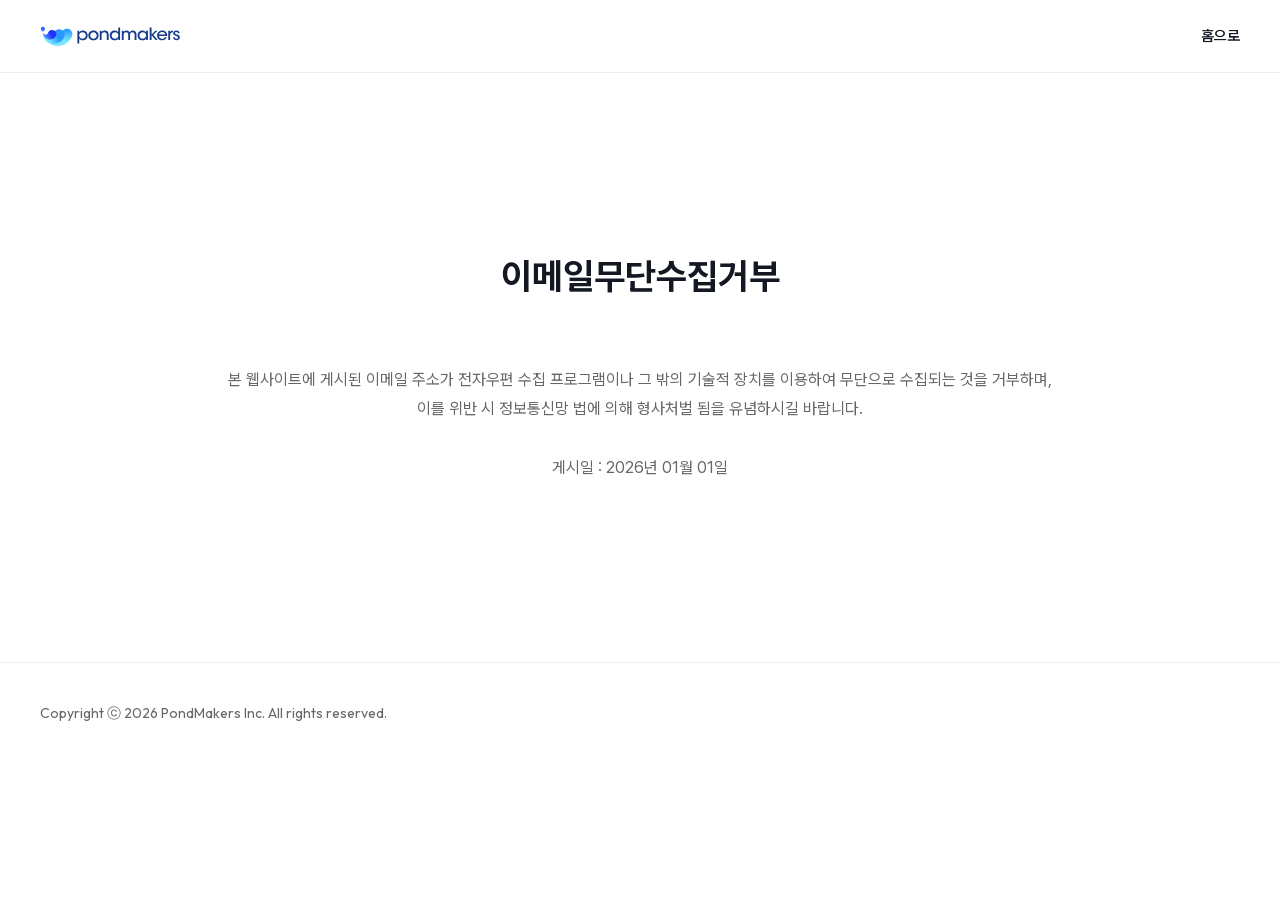
<file: policy/email.html>
<!doctype html>
<html lang="ko">
<head>
<meta charset="utf-8">
<meta name="viewport" content="width=device-width, initial-scale=1">
<meta name="color-scheme" content="light dark">
<title>이메일무단수집거부 · 폰드메이커스</title>
<link rel="canonical" href="https://www.pondmakers.com/policy/email">
<link rel="icon" href="../assets/logo/favicon.png">
<link rel="stylesheet" href="../styles.css">
<link rel="stylesheet" href="policy.css">
</head>
<body>
<header class="pol-hd"><div class="wrap"><a href="../" aria-label="폰드메이커스 처음으로"><img class="logo-light" src="../assets/logo/logo.svg" alt="pondmakers" width="140" height="21"><img class="logo-dark" src="../assets/logo/logo-white.svg" alt="pondmakers" width="140" height="21"></a><a class="back" href="../">홈으로</a></div></header>
<!-- 기존 pondmakers.com/theme/basic/policy/sub02.php 내용을 그대로 옮겼다. -->
<main class="pol center">
  <h1>이메일무단수집거부</h1>
  <p>본 웹사이트에 게시된 이메일 주소가 전자우편 수집 프로그램이나 그 밖의 기술적 장치를 이용하여 무단으로 수집되는 것을 거부하며, <br>이를 위반 시 정보통신망 법에 의해 형사처벌 됨을 유념하시길 바랍니다.</p>
  <i>게시일 : 2026년 01월 01일</i>
</main>
<footer class="pol-ft"><div class="wrap">Copyright ⓒ 2026 PondMakers Inc. All rights reserved.</div></footer>
</body>
</html>
</file>
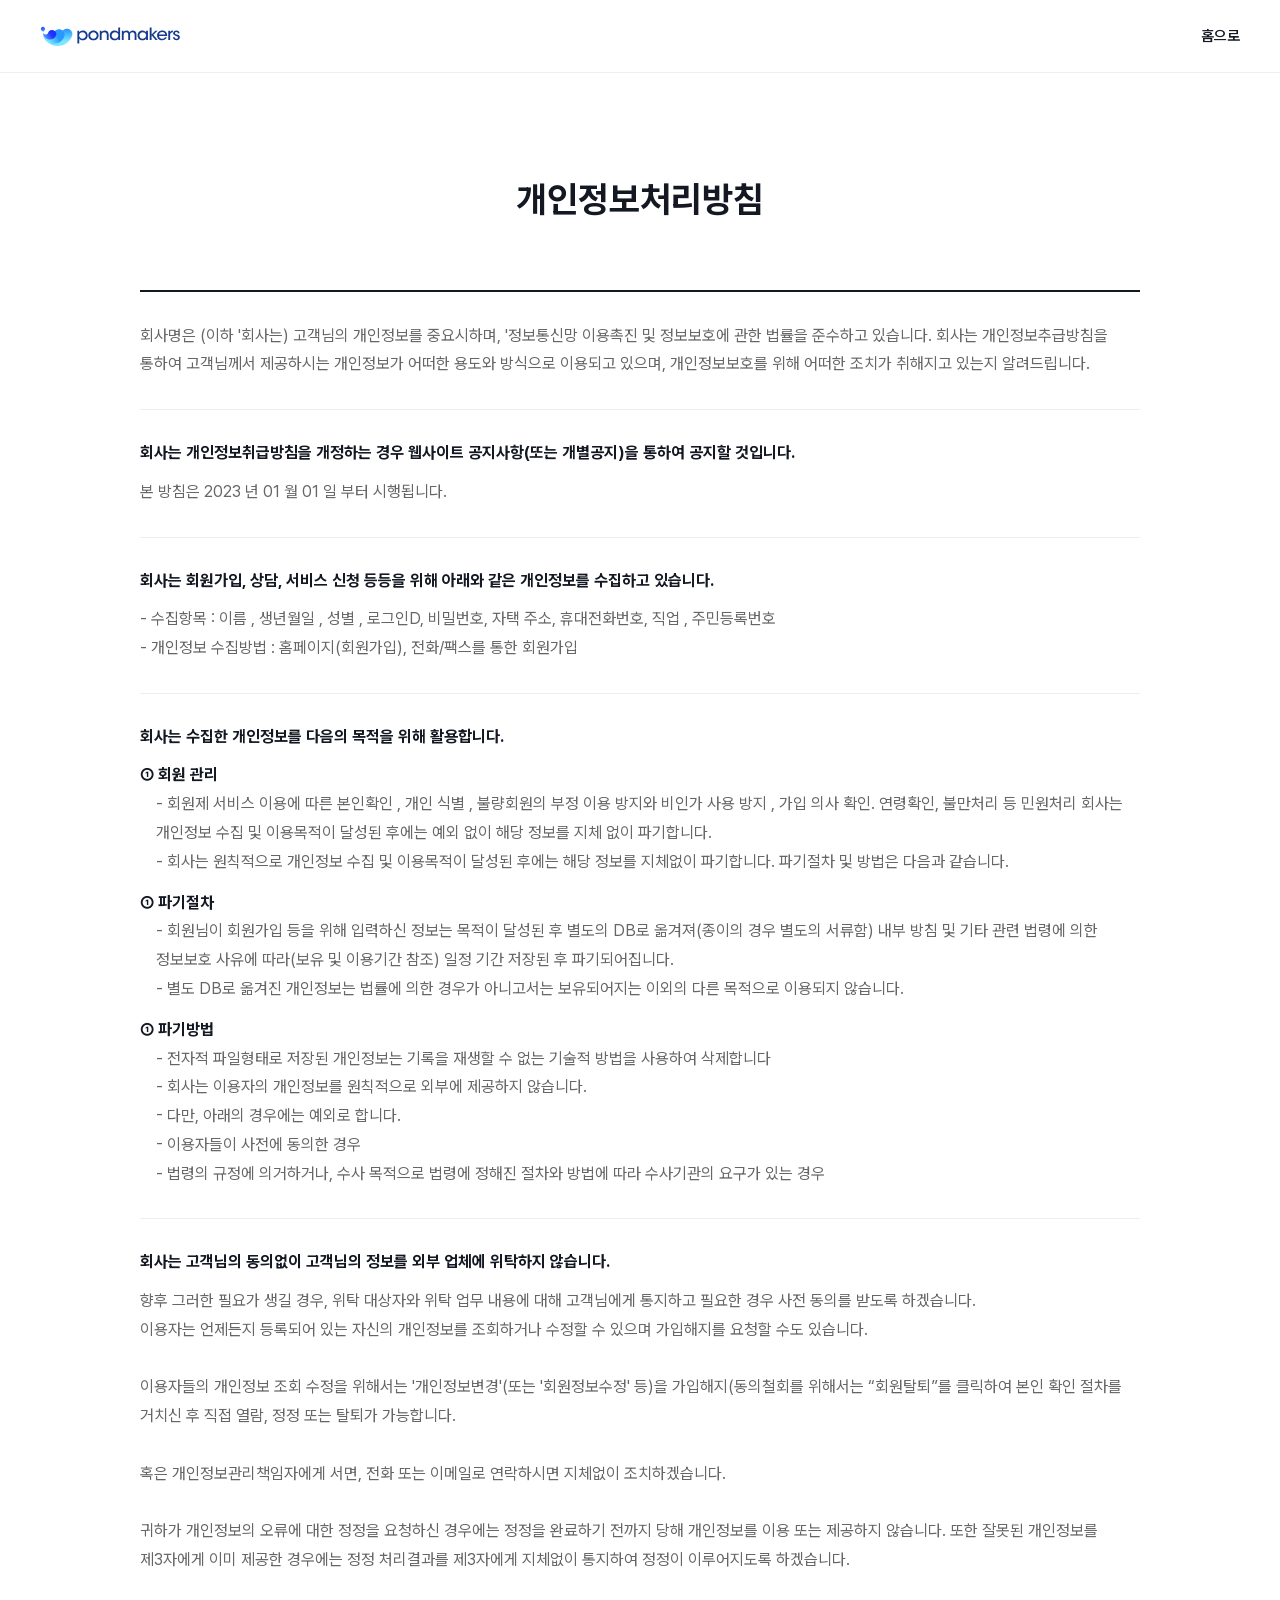
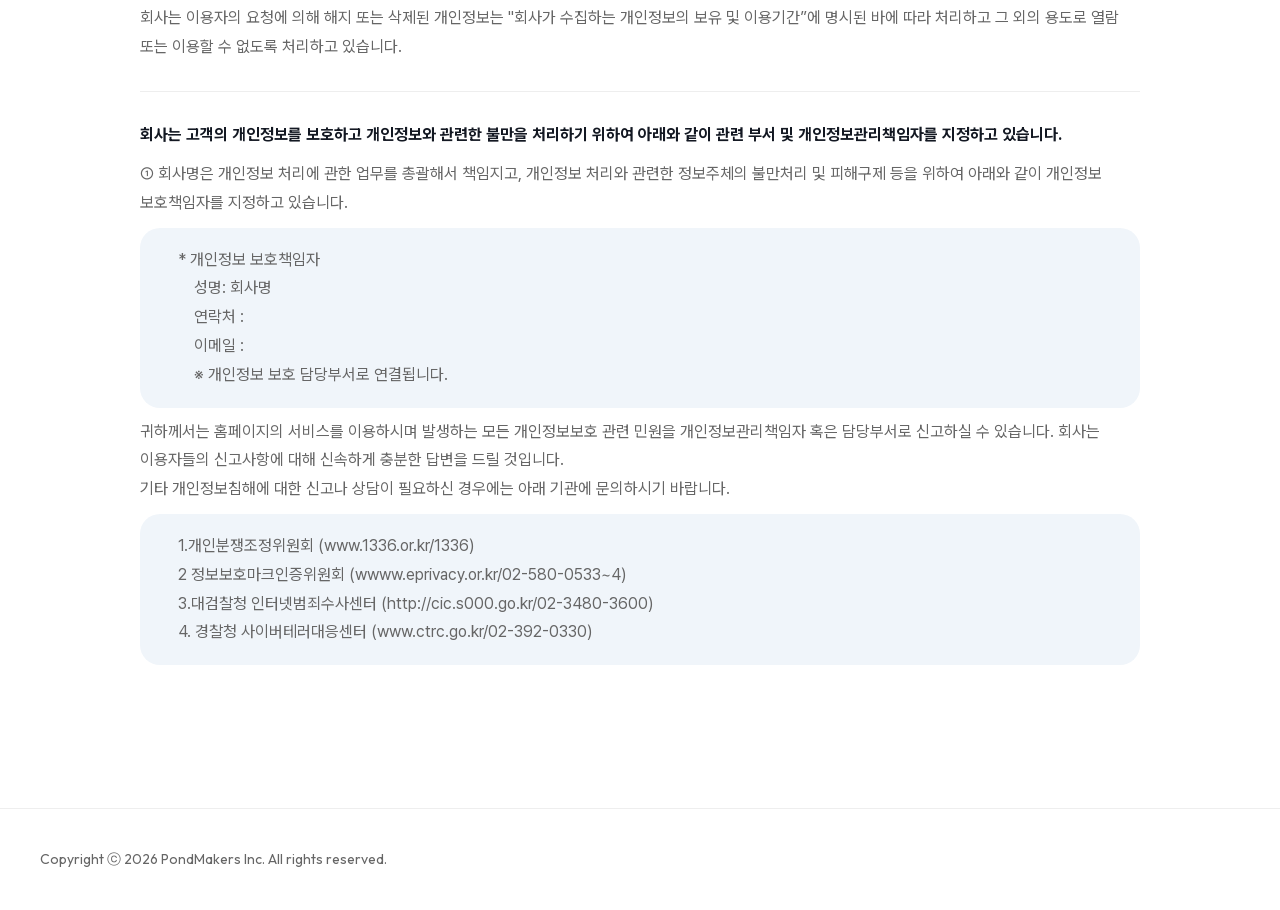
<file: policy/privacy.html>
<!doctype html>
<html lang="ko">
<head>
<meta charset="utf-8">
<meta name="viewport" content="width=device-width, initial-scale=1">
<meta name="color-scheme" content="light dark">
<title>개인정보처리방침 · 폰드메이커스</title>
<link rel="canonical" href="https://www.pondmakers.com/policy/privacy">
<link rel="icon" href="../assets/logo/favicon.png">
<link rel="stylesheet" href="../styles.css">
<link rel="stylesheet" href="policy.css">
</head>
<body>
<header class="pol-hd"><div class="wrap"><a href="../" aria-label="폰드메이커스 처음으로"><img class="logo-light" src="../assets/logo/logo.svg" alt="pondmakers" width="140" height="21"><img class="logo-dark" src="../assets/logo/logo-white.svg" alt="pondmakers" width="140" height="21"></a><a class="back" href="../">홈으로</a></div></header>
<!-- 기존 pondmakers.com/theme/basic/policy/sub01.php 내용을 그대로 옮겼다. 고칠 때는 이 파일을 직접 고친다. -->
<main class="pol">
  <h1>개인정보처리방침</h1>
  <div class="pol-box intro">
    <p>회사명은 (이하 '회사는) 고객님의 개인정보를 중요시하며, '정보통신망 이용촉진 및 정보보호에 관한 법률을 준수하고 있습니다. 회사는 개인정보추급방침을 통하여 고객님께서 제공하시는 개인정보가 어떠한 용도와 방식으로 이용되고 있으며, 개인정보보호를 위해 어떠한 조치가 취해지고 있는지 알려드립니다.</p>
  </div>
  <div class="pol-box">
    <h2>회사는 개인정보취급방침을 개정하는 경우 웹사이트 공지사항(또는 개별공지)을 통하여 공지할 것입니다.</h2>
    <p>본 방침은  2023 년 01 월 01 일 부터 시행됩니다.</p>
  </div>
  <div class="pol-box">
    <h2>회사는 회원가입, 상담, 서비스 신청 등등을 위해 아래와 같은 개인정보를 수집하고 있습니다.</h2>
    <ul>
      <li>- 수집항목 : 이름 , 생년월일 , 성별 , 로그인D, 비밀번호, 자택 주소, 휴대전화번호, 직업 , 주민등록번호</li>
      <li>- 개인정보 수집방법 : 홈페이지(회원가입), 전화/팩스를 통한 회원가입</li>
    </ul>
  </div>
  <div class="pol-box">
    <h2>회사는 수집한 개인정보를 다음의 목적을 위해 활용합니다.</h2>
    <ul>
      <li><strong>① 회원 관리</strong>
        <ul>
          <li>- 회원제 서비스 이용에 따른 본인확인 , 개인 식별 , 불량회원의 부정 이용 방지와 비인가 사용 방지 , 가입 의사 확인. 연령확인, 불만처리 등 민원처리 회사는 개인정보 수집 및 이용목적이 달성된 후에는 예외 없이 해당 정보를 지체 없이 파기합니다.</li>
          <li>- 회사는 원칙적으로 개인정보 수집 및 이용목적이 달성된 후에는 해당 정보를 지체없이 파기합니다. 파기절차 및 방법은 다음과 같습니다.</li>
        </ul>
      </li>
      <li><strong>①  파기절차</strong>
        <ul>
          <li>- 회원님이 회원가입 등을 위해 입력하신 정보는 목적이 달성된 후 별도의 DB로 옮겨져(종이의 경우 별도의 서류함) 내부 방침 및 기타 관련 법령에 의한 정보보호 사유에 따라(보유 및 이용기간 참조) 일정 기간 저장된 후 파기되어집니다.</li>
          <li>- 별도 DB로 옮겨진 개인정보는 법률에 의한 경우가 아니고서는 보유되어지는 이외의 다른 목적으로 이용되지 않습니다.</li>
        </ul>
      </li>
      <li><strong>①  파기방법</strong>
        <ul>
          <li>- 전자적 파일형태로 저장된 개인정보는 기록을 재생할 수 없는 기술적 방법을 사용하여 삭제합니다</li>
          <li>- 회사는 이용자의 개인정보를 원칙적으로 외부에 제공하지 않습니다.</li>
          <li>- 다만, 아래의 경우에는 예외로 합니다.</li>
          <li>- 이용자들이 사전에 동의한 경우 </li>
          <li>- 법령의 규정에 의거하거나, 수사 목적으로 법령에 정해진 절차와 방법에 따라 수사기관의 요구가 있는 경우</li>
        </ul>
      </li>
    </ul>
  </div>
  <div class="pol-box">
    <h2>회사는 고객님의 동의없이 고객님의 정보를 외부 업체에 위탁하지 않습니다. </h2>
    <p>향후 그러한 필요가 생길 경우, 위탁 대상자와 위탁 업무 내용에 대해 고객님에게 통지하고 필요한 경우 사전 동의를 받도록 하겠습니다.<br>
      이용자는 언제든지 등록되어 있는 자신의 개인정보를 조회하거나 수정할 수 있으며 가입해지를 요청할 수도 있습니다.<br><br>
      이용자들의 개인정보 조회 수정을 위해서는 '개인정보변경'(또는 '회원정보수정' 등)을 가입해지(동의철회를 위해서는 “회원탈퇴”를 클릭하여 본인 확인 절차를 거치신 후 직접 열람, 정정 또는 탈퇴가 가능합니다.<br><br>
      혹은 개인정보관리책임자에게 서면, 전화 또는 이메일로 연락하시면 지체없이 조치하겠습니다.<br><br>
      귀하가 개인정보의 오류에 대한 정정을 요청하신 경우에는 정정을 완료하기 전까지 당해 개인정보를 이용 또는 제공하지 않습니다. 또한 잘못된 개인정보를 제3자에게 이미 제공한 경우에는 정정 처리결과를 제3자에게 지체없이 통지하여 정정이 이루어지도록 하겠습니다.<br><br>
      회사는 이용자의 요청에 의해 해지 또는 삭제된 개인정보는 "회사가 수집하는 개인정보의 보유 및 이용기간”에 명시된 바에 따라 처리하고 그 외의 용도로 열람 또는 이용할 수 없도록 처리하고 있습니다.</p>
  </div>
  <div class="pol-box">
    <h2>회사는 고객의 개인정보를 보호하고 개인정보와 관련한 불만을 처리하기 위하여 아래와 같이 관련 부서 및 개인정보관리책임자를 지정하고 있습니다.</h2>
    <ul>
      <li>① 회사명은 개인정보 처리에 관한 업무를 총괄해서 책임지고, 개인정보 처리와 관련한 정보주체의 불만처리 및 피해구제 등을 위하여 아래와 같이 개인정보 보호책임자를 지정하고 있습니다.
        <div class="list-txt">
          <ul>
            <li>* 개인정보 보호책임자
              <ul>
                <li>성명: 회사명</li>
                <li>연락처 : </li>
                <li>이메일 : </li>
                <li>※ 개인정보 보호 담당부서로 연결됩니다.</li>
              </ul>
            </li>
          </ul>
        </div>
      </li>
      <li>귀하께서는 홈페이지의 서비스를 이용하시며 발생하는 모든 개인정보보호 관련 민원을 개인정보관리책임자 혹은 담당부서로 신고하실 수 있습니다. 회사는 이용자들의 신고사항에 대해 신속하게 충분한 답변을 드릴 것입니다.</li>
      <li>기타 개인정보침해에 대한 신고나 상담이 필요하신 경우에는 아래 기관에 문의하시기 바랍니다.
        <div class="list-txt">
          <ul>
            <li>1.개인분쟁조정위원회 (www.1336.or.kr/1336)</li>
            <li>2 정보보호마크인증위원회 (wwww.eprivacy.or.kr/02-580-0533~4)</li>
            <li>3.대검찰청 인터넷범죄수사센터 (http://cic.s000.go.kr/02-3480-3600)</li>
            <li>4. 경찰청 사이버테러대응센터 (www.ctrc.go.kr/02-392-0330)</li>
          </ul>
        </div>
      </li>
    </ul>
  </div>
</main>
<footer class="pol-ft"><div class="wrap">Copyright ⓒ 2026 PondMakers Inc. All rights reserved.</div></footer>
</body>
</html>
</file>
<file: styles.css>
/* 폰드메이커스 디자인 토큰과 공통 구성 요소.
   기준: Claude Design의 '폰드메이커스' 디자인 시스템(https://claude.ai/artifact/JE6k6ucpHfAk7YcjrxkWVz).
   라이트 값은 예전 pondmakers.com 테마 값 그대로, 다크 값은 그 시스템에서 새로 정의했다. 값을 바꾸면 그쪽 tokens.json과 함께 바꾼다. */
@import url("assets/fonts/pretendard.css");
@import url("assets/fonts/outfit.css");

:root {
  /* 원색 */
  --primary: #1F30FF;
  --second: #2999FF;
  --cyan: #7BE6FF;
  --navy: #16182B;
  --logo-ink: #163B8D;

  /* 쓰임(라이트) */
  --accent: var(--primary);
  --on-accent: #FFFFFF;
  --bg: #FFFFFF;
  --surface: #F0F5FA;
  --card: #FFFFFF;
  --title: #131822;
  --text: #666666;
  --muted: #90A0AF;          /* 2.7:1 — 읽어야 하는 글자에는 쓰지 않는다 */
  --line: #E1E1E1;
  --line-soft: #EEEEEE;
  --sky: #E7F1FB;
  --wave: #E3EFFB;
  --star: #131822;
  --icon-ground: #F0F5FA;    /* 두 색 아이콘(ic-about) 바탕 원 */
  --inverse: #16182B;        /* 테마와 상관없이 어두운 구역(문의) */
  --on-inverse: #FFFFFF;
  --on-inverse-muted: rgba(255, 255, 255, .6);
  --on-inverse-accent: var(--second);
  --on-inverse-line: rgba(255, 255, 255, .1);
  --glass: rgba(255, 255, 255, .92);
  --scrim: rgba(22, 24, 43, .6);
  --photo-shade: rgba(0, 0, 0, .6);
  --focus: #2999FF;
  --shadow-float: 0 10px 40px rgba(19, 24, 34, .08);
  --shadow-card: 0 20px 50px rgba(0, 0, 0, .12);
  --logo-light: block;       /* 밝은 로고/흰 로고 중 무엇을 보일지 */
  --logo-dark: none;

  /* 그라데이션: 끝색이 bg라 테마에 따라 흰색/밤색으로 녹아든다 */
  --gradient: linear-gradient(180deg, var(--navy) 20%, var(--primary) 55%, var(--second) 75%, var(--bg) 100%);
  --gradient-up: linear-gradient(0deg, var(--navy) 20%, var(--primary) 55%, var(--second) 75%, var(--bg) 100%);
  --sky-fade: linear-gradient(0deg, var(--bg) 0%, var(--sky) 100%);

  /* 글꼴 */
  --font-en: "Outfit", "Pretendard Variable", Pretendard, sans-serif;
  --font-ko: "Pretendard Variable", Pretendard, -apple-system, BlinkMacSystemFont, "Apple SD Gothic Neo", "Malgun Gothic", "Hiragino Sans", "Yu Gothic UI", "Noto Sans JP", sans-serif;

  /* 글자 크기: 원본 65·40·28·22·18·17·16·15·14·13 단계를 화면 폭에 맞춰 줄인다 */
  --t-65: clamp(30px, 4.4vw, 65px);
  --t-40: clamp(24px, 2.8vw, 40px);
  --t-28: clamp(20px, 1.95vw, 28px);
  --t-22: clamp(18px, 1.55vw, 22px);
  --t-18: clamp(15px, 1.25vw, 18px);
  --t-17: 17px;
  --t-16: 16px;
  --t-15: 15px;
  --t-14: 14px;
  --t-13: 13px;

  /* 간격·모서리 */
  --wrap: 1400px;
  --gutter: clamp(16px, 4vw, 40px);
  --space-xl: clamp(100px, 13vw, 200px);
  --space-lg: clamp(70px, 8vw, 140px);
  --space-md: clamp(40px, 5vw, 80px);
  --radius-20: 20px;
  --radius-30: clamp(20px, 2vw, 30px);
  --radius-40: clamp(24px, 2.8vw, 40px);
  --radius-pill: 999px;

  --ease: cubic-bezier(0.215, 0.61, 0.355, 1);
  --header-h: 84px;
}

/* 다크 테마: 시스템 설정을 따르고, data-theme으로 덮어쓴다(어드민 미리보기) */
@media (prefers-color-scheme: dark) {
  :root:not([data-theme="light"]) {
    --accent: #7D8AFF; --on-accent: #0E1020;
    --bg: #0E1020; --surface: #171A2E; --card: #1C1F36;
    --title: #F1F4FA; --text: #AEB6C6; --muted: #7F8AA0;
    --line: #2A2E48; --line-soft: #22263D; --sky: #141A36; --wave: #1B2347; --star: #F1F4FA; --icon-ground: #DCE6F5;
    --glass: rgba(28, 31, 54, .9); --scrim: rgba(0, 0, 0, .6); --focus: #7D8AFF;
    --shadow-float: 0 10px 40px rgba(0, 0, 0, .4); --shadow-card: 0 20px 50px rgba(0, 0, 0, .35);
    --logo-light: none; --logo-dark: block;
    color-scheme: dark;
  }
}
:root[data-theme="dark"] {
  --accent: #7D8AFF; --on-accent: #0E1020;
  --bg: #0E1020; --surface: #171A2E; --card: #1C1F36;
  --title: #F1F4FA; --text: #AEB6C6; --muted: #7F8AA0;
  --line: #2A2E48; --line-soft: #22263D; --sky: #141A36; --wave: #1B2347; --star: #F1F4FA; --icon-ground: #DCE6F5;
  --glass: rgba(28, 31, 54, .9); --scrim: rgba(0, 0, 0, .6); --focus: #7D8AFF;
  --shadow-float: 0 10px 40px rgba(0, 0, 0, .4); --shadow-card: 0 20px 50px rgba(0, 0, 0, .35);
  --logo-light: none; --logo-dark: block;
  color-scheme: dark;
}

*, *::before, *::after { box-sizing: border-box; }
html { -webkit-text-size-adjust: 100%; scroll-behavior: smooth; scroll-padding-top: var(--header-h); }
body { margin: 0; background: var(--bg); color: var(--text); font: 400 var(--t-17)/1.6 var(--font-en); font-family: var(--font-en); word-break: keep-all; overflow-x: hidden; }
body, input, textarea, button, select { font-family: "Outfit", "Pretendard Variable", Pretendard, sans-serif; }
h1, h2, h3, h4, h5, h6 { margin: 0; color: var(--title); }
p, dl, dd, ul, ol, figure { margin: 0; padding: 0; }
ul, ol { list-style: none; }
img { display: block; max-width: 100%; }
a { color: inherit; text-decoration: none; }
button { cursor: pointer; }
:focus-visible { outline: 2px solid var(--focus); outline-offset: 3px; }
.sr { position: absolute; width: 1px; height: 1px; overflow: hidden; clip: rect(0 0 0 0); white-space: nowrap; }
.skip { position: absolute; left: 16px; top: -60px; z-index: 100; background: var(--title); color: var(--bg); padding: 10px 16px; border-radius: var(--radius-pill); }
.skip:focus { top: 12px; }

.wrap { width: min(var(--wrap), calc(100% - var(--gutter) * 2)); margin-inline: auto; }
.en { font-family: var(--font-en); }
/* 일본어: 띄어쓰기가 없어 keep-all이면 줄이 넘친다. 가나·한자는 Pretendard에 없어 시스템 일본어 글꼴로 이어진다 */
:lang(ja) body, body:lang(ja) { word-break: normal; line-break: strict; overflow-wrap: anywhere; }
/* 제목은 문절 단위로 끊고(지원하는 브라우저) 줄 길이를 고르게 해 한 글자만 남는 줄을 막는다 */
:lang(ja) :is(h1, h2, h3, h4, .slide p, .title p) { word-break: auto-phrase; text-wrap: balance; }
:lang(en) :is(h1, h2, h3) { text-wrap: balance; }

/* 섹션 머리말: 작은 파란 글씨 → 큰 제목 → 설명 */
.title { text-align: center; }
.title .eyebrow { display: block; font: 500 var(--t-16)/1.4 var(--font-ko); color: var(--accent); margin-bottom: 14px; }
.title h2 { font: 700 var(--t-65)/1.3 var(--font-ko); letter-spacing: -0.02em; }
.title p { margin-top: 24px; font-size: var(--t-18); }
.on-dark, .on-dark h2, .on-dark h3 { color: var(--on-inverse); }
.on-dark .eyebrow { color: var(--on-inverse-accent); }
/* 로고: 테마에 맞는 한 벌만 보인다 */
.logo-light { display: var(--logo-light); }
.logo-dark { display: var(--logo-dark); }

/* 반짝이 장식(원본 ic-star) */
.deco { position: absolute; inset: 0; pointer-events: none; }
.deco i { position: absolute; width: 29px; height: 29px; background: var(--star); -webkit-mask: url(assets/img/ic-star.svg) center/contain no-repeat; mask: url(assets/img/ic-star.svg) center/contain no-repeat; animation: twinkle 3s ease-in-out infinite; }
.deco i.s { width: 16px; height: 16px; animation-delay: 1.2s; }
.deco.white i { background: var(--on-inverse); }
@keyframes twinkle { 50% { transform: scale(.7) rotate(45deg); opacity: .6; } }

/* 버튼 */
.btn { display: inline-flex; align-items: center; justify-content: center; gap: 10px; min-height: 52px; padding: 0 28px; border-radius: var(--radius-pill); border: 0; font: 600 var(--t-16)/1 var(--font-ko); background: var(--card); color: var(--title); transition: transform .3s var(--ease), background .3s; }
.btn::after { content: ""; width: 20px; height: 20px; background: currentColor; -webkit-mask: url(assets/img/arrow-basic.svg) center/contain no-repeat; mask: url(assets/img/arrow-basic.svg) center/contain no-repeat; transition: transform .3s var(--ease); }
.btn:hover::after { transform: translateX(4px); }
.btn-primary { background: var(--accent); color: var(--on-accent); }
.btn-circle { width: 52px; padding: 0; }

/* 나타나는 움직임 */
[data-reveal] { opacity: 0; transform: translateY(40px); transition: opacity 1s var(--ease), transform 1s var(--ease); }
[data-reveal].in { opacity: 1; transform: none; }
@media (prefers-reduced-motion: reduce) {
  html { scroll-behavior: auto; }
  [data-reveal] { opacity: 1; transform: none; transition: none; }
  .deco i, .marquee ul { animation: none !important; }
}
</file>
<file: policy/policy.css>
/* 개인정보처리방침·이메일무단수집거부 페이지. 토큰은 ../styles.css */
.pol-hd { position: sticky; top: 0; z-index: 10; background: var(--glass); backdrop-filter: blur(10px); -webkit-backdrop-filter: blur(10px); border-bottom: 1px solid var(--line-soft); }
.pol-hd .wrap { height: 72px; display: flex; align-items: center; justify-content: space-between; gap: 16px; }
.pol-hd img { width: 140px; height: auto; }
.pol-hd a.back { font: 600 var(--t-15)/1 var(--font-ko); color: var(--title); }
.pol { width: min(1000px, calc(100% - var(--gutter) * 2)); margin: 0 auto; padding: clamp(60px, 8vw, 120px) 0; font: 400 var(--t-16)/1.8 var(--font-ko); color: var(--text); }
.pol h1 { text-align: center; font: 700 var(--t-40)/1.4 var(--font-ko); margin-bottom: clamp(40px, 5vw, 70px); }
.pol-box { padding: 30px 0; border-top: 1px solid var(--line-soft); }
.pol-box.intro { border-top: 2px solid var(--title); }
.pol-box h2 { font: 700 var(--t-18)/1.6 var(--font-ko); color: var(--title); margin-bottom: 12px; }
.pol-box strong { display: block; color: var(--title); margin-top: 12px; }
.pol-box ul ul { padding-left: 1em; }
.pol-box .list-txt { margin: 10px 0; padding: 18px 22px; background: var(--surface); border-radius: var(--radius-20); }
.pol.center { text-align: center; padding-block: clamp(100px, 14vw, 200px); }
.pol.center i { display: block; margin-top: 30px; font-style: normal; color: var(--text); }
.pol-ft { padding: 40px 0; border-top: 1px solid var(--line-soft); font: 400 var(--t-14)/1.5 var(--font-en); color: var(--text); }
</file>
